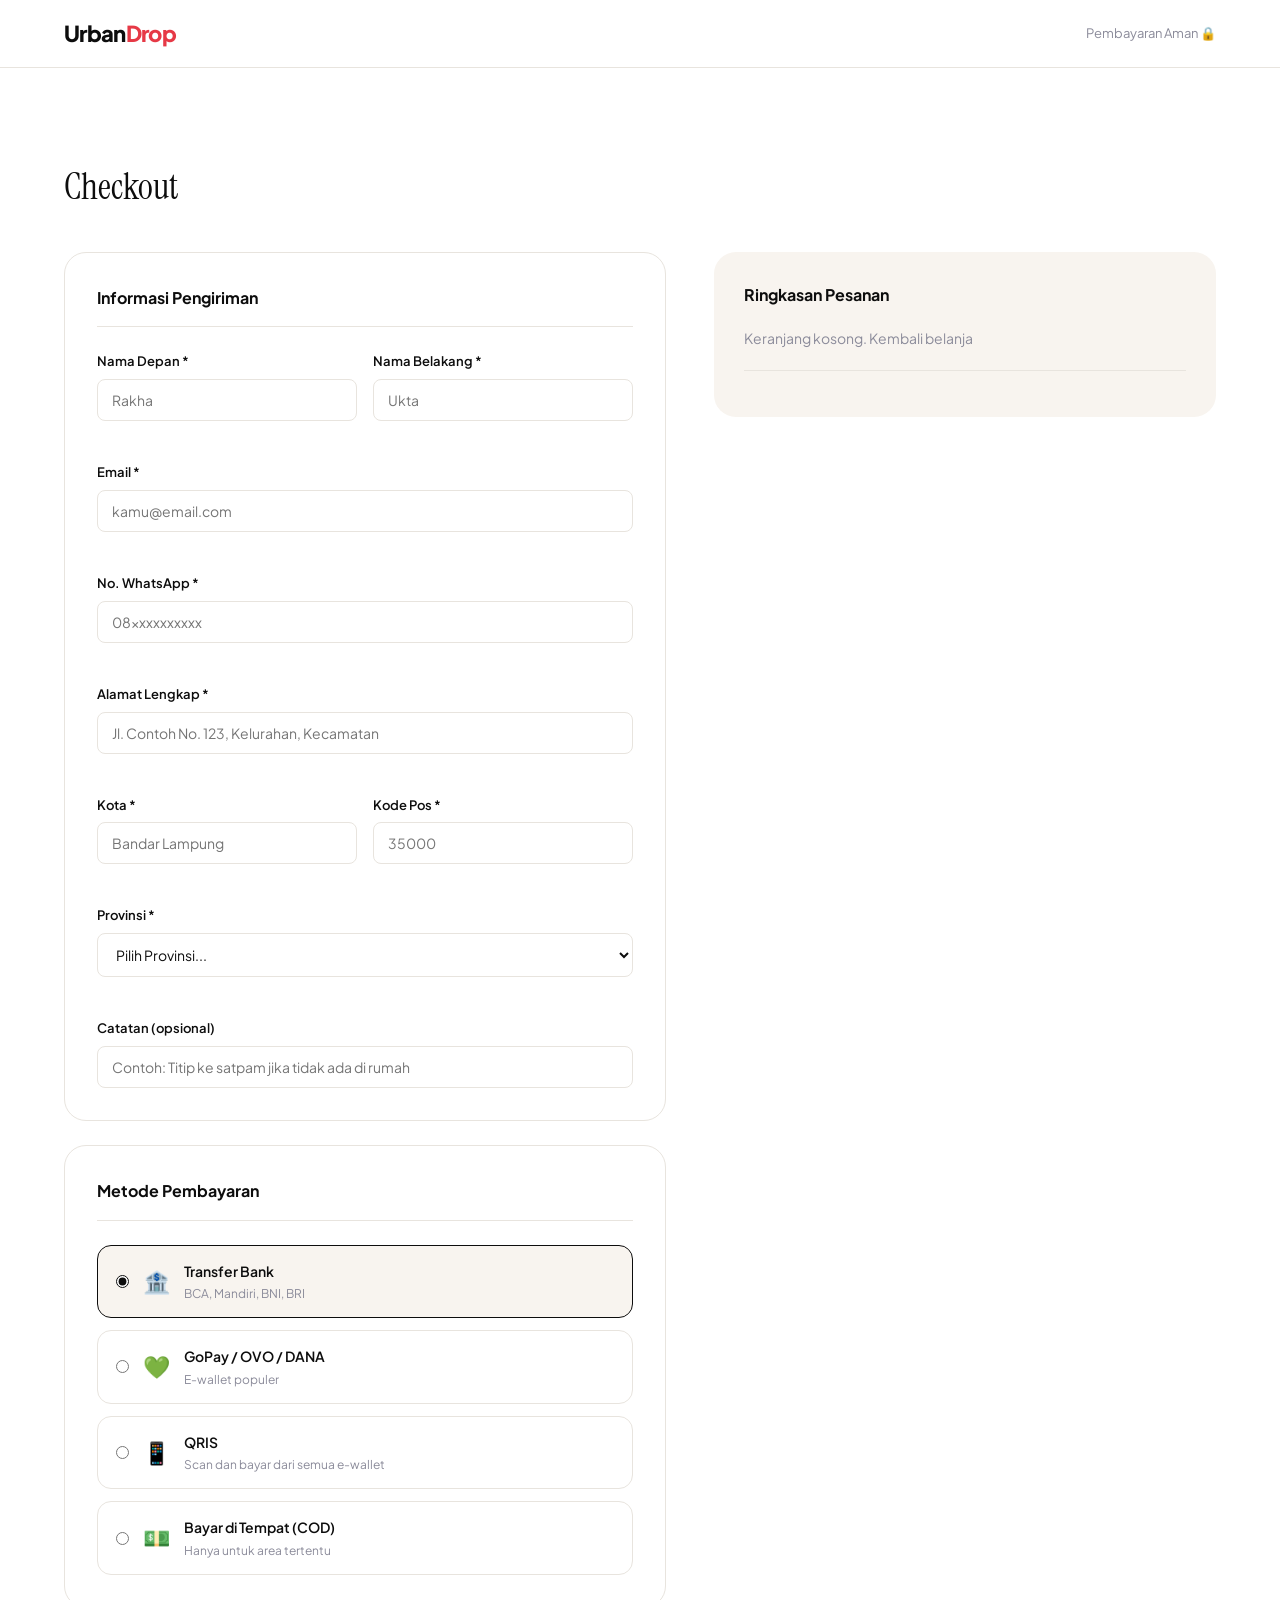
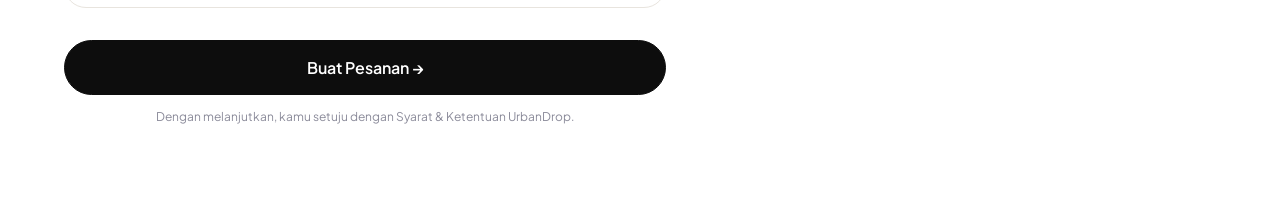
<file: pages/checkout.html>
<!doctype html>
<html lang="id">
  <head>
    <meta charset="UTF-8" />
    <meta name="viewport" content="width=device-width, initial-scale=1.0" />
    <title>Checkout — UrbanDrop</title>
    <link rel="preconnect" href="https://fonts.googleapis.com" />
    <link
      href="https://fonts.googleapis.com/css2?family=Plus+Jakarta+Sans:wght@300;400;500;600;700;800&family=Instrument+Serif:ital@0;1&display=swap"
      rel="stylesheet"
    />
    <link rel="stylesheet" href="../css/base.css" />
    <link rel="stylesheet" href="../css/navbar.css" />
    <link rel="stylesheet" href="../css/cart.css" />
  </head>
  <body>
    <!-- Minimal Navbar -->
    <header
      class="navbar"
      id="navbar"
      style="
        position: relative;
        backdrop-filter: none;
        border-bottom: 1px solid var(--border);
        background: var(--white);
      "
    >
      <div class="container navbar__inner">
        <a href="../index.html" class="navbar__logo">Urban<span>Drop</span></a>
        <p style="font-size: 13px; color: var(--muted); margin-left: auto">
          Pembayaran Aman 🔒
        </p>
      </div>
    </header>

    <!-- ═══════════════════════════════════════
       CHECKOUT PAGE — TUGAS NAOMI
       Commit: "feat: checkout form, order summary, payment, success page"
  ═══════════════════════════════════════ -->
    <main>
      <!-- Step Normal: Form Checkout -->
      <div class="checkout-page container" id="checkoutView">
        <h1>Checkout</h1>

        <div class="checkout-layout">
          <!-- LEFT: Form -->
          <div>
            <!-- Section Pengiriman -->
            <div class="checkout-section">
              <h2>Informasi Pengiriman</h2>
              <div class="form-grid">
                <div class="form-row">
                  <div class="form-group">
                    <label for="firstName">Nama Depan *</label>
                    <input type="text" id="firstName" placeholder="Rakha" />
                    <span class="field-error" id="err-firstName"></span>
                  </div>
                  <div class="form-group">
                    <label for="lastName">Nama Belakang *</label>
                    <input type="text" id="lastName" placeholder="Ukta" />
                    <span class="field-error" id="err-lastName"></span>
                  </div>
                </div>
                <div class="form-group">
                  <label for="email">Email *</label>
                  <input type="email" id="email" placeholder="kamu@email.com" />
                  <span class="field-error" id="err-email"></span>
                </div>
                <div class="form-group">
                  <label for="phone">No. WhatsApp *</label>
                  <input type="tel" id="phone" placeholder="08xxxxxxxxxx" />
                  <span class="field-error" id="err-phone"></span>
                </div>
                <div class="form-group">
                  <label for="address">Alamat Lengkap *</label>
                  <input
                    type="text"
                    id="address"
                    placeholder="Jl. Contoh No. 123, Kelurahan, Kecamatan"
                  />
                  <span class="field-error" id="err-address"></span>
                </div>
                <div class="form-row">
                  <div class="form-group">
                    <label for="city">Kota *</label>
                    <input type="text" id="city" placeholder="Bandar Lampung" />
                    <span class="field-error" id="err-city"></span>
                  </div>
                  <div class="form-group">
                    <label for="postal">Kode Pos *</label>
                    <input type="text" id="postal" placeholder="35000" />
                    <span class="field-error" id="err-postal"></span>
                  </div>
                </div>
                <div class="form-group">
                  <label for="province">Provinsi *</label>
                  <select id="province">
                    <option value="">Pilih Provinsi...</option>
                    <option>Lampung</option>
                    <option>DKI Jakarta</option>
                    <option>Jawa Barat</option>
                    <option>Jawa Tengah</option>
                    <option>Jawa Timur</option>
                    <option>Banten</option>
                    <option>Sumatera Utara</option>
                    <option>Sumatera Selatan</option>
                    <option>Kalimantan Barat</option>
                    <option>Sulawesi Selatan</option>
                    <option>Bali</option>
                    <option>Lainnya</option>
                  </select>
                  <span class="field-error" id="err-province"></span>
                </div>
                <div class="form-group">
                  <label for="notes">Catatan (opsional)</label>
                  <input
                    type="text"
                    id="notes"
                    placeholder="Contoh: Titip ke satpam jika tidak ada di rumah"
                  />
                </div>
              </div>
            </div>

            <!-- Section Metode Bayar -->
            <div class="checkout-section">
              <h2>Metode Pembayaran</h2>
              <div class="payment-options" id="paymentOptions">
                <label class="payment-option selected">
                  <input type="radio" name="payment" value="transfer" checked />
                  <span class="payment-option__icon">🏦</span>
                  <div>
                    <p class="payment-option__name">Transfer Bank</p>
                    <p class="payment-option__sub">BCA, Mandiri, BNI, BRI</p>
                  </div>
                </label>
                <label class="payment-option">
                  <input type="radio" name="payment" value="gopay" />
                  <span class="payment-option__icon">💚</span>
                  <div>
                    <p class="payment-option__name">GoPay / OVO / DANA</p>
                    <p class="payment-option__sub">E-wallet populer</p>
                  </div>
                </label>
                <label class="payment-option">
                  <input type="radio" name="payment" value="qris" />
                  <span class="payment-option__icon">📱</span>
                  <div>
                    <p class="payment-option__name">QRIS</p>
                    <p class="payment-option__sub">
                      Scan dan bayar dari semua e-wallet
                    </p>
                  </div>
                </label>
                <label class="payment-option">
                  <input type="radio" name="payment" value="cod" />
                  <span class="payment-option__icon">💵</span>
                  <div>
                    <p class="payment-option__name">Bayar di Tempat (COD)</p>
                    <p class="payment-option__sub">Hanya untuk area tertentu</p>
                  </div>
                </label>
              </div>
            </div>

            <button
              class="btn btn--primary btn--full btn--lg"
              id="placeOrderBtn"
              style="margin-top: 8px"
            >
              Buat Pesanan →
            </button>
            <p
              style="
                font-size: 12px;
                color: var(--muted);
                text-align: center;
                margin-top: 12px;
              "
            >
              Dengan melanjutkan, kamu setuju dengan Syarat & Ketentuan
              UrbanDrop.
            </p>
          </div>

          <!-- RIGHT: Order Summary -->
          <div class="order-summary">
            <h2>Ringkasan Pesanan</h2>
            <div id="orderItemsList"></div>
            <div class="order-totals" id="orderTotals"></div>
          </div>
        </div>
      </div>

      <!-- Step Sukses -->
      <div
        class="checkout-success container"
        id="successView"
        style="display: none"
      >
        <div class="checkout-success__icon">🎉</div>
        <h2>Pesanan Berhasil!</h2>
        <p>
          Terima kasih sudah belanja di UrbanDrop.<br />Pesananmu sedang kami
          proses.
        </p>
        <div class="order-id" id="orderIdDisplay"></div>
        <div
          style="
            display: flex;
            gap: 14px;
            justify-content: center;
            flex-wrap: wrap;
          "
        >
          <a href="../index.html" class="btn btn--outline btn--lg"
            >Kembali ke Beranda</a
          >
          <a href="catalog.html" class="btn btn--primary btn--lg"
            >Belanja Lagi</a
          >
        </div>
      </div>
    </main>

    <div class="toast" id="toast"></div>

    <script src="../js/data.js"></script>
    <script src="../js/utils.js"></script>
    <script src="../js/navbar.js"></script>
    <script src="../js/cart.js"></script>

    <!-- ═══ CHECKOUT LOGIC — NAOMI ═══ -->
    <script>
      document.addEventListener("DOMContentLoaded", () => {
        // Render order summary
        renderOrderSummary();

        // Payment option highlight
        document
          .querySelectorAll('.payment-option input[type="radio"]')
          .forEach((radio) => {
            radio.addEventListener("change", () => {
              document
                .querySelectorAll(".payment-option")
                .forEach((opt) => opt.classList.remove("selected"));
              radio.closest(".payment-option").classList.add("selected");
            });
          });

        // Place order
        document
          .getElementById("placeOrderBtn")
          .addEventListener("click", submitOrder);
      });

      function renderOrderSummary() {
        const listEl = document.getElementById("orderItemsList");
        const totalsEl = document.getElementById("orderTotals");
        const cartData = getFromStorage("ud_cart", []);
        const coupon = getFromStorage("ud_coupon", null);

        if (!listEl) return;

        if (cartData.length === 0) {
          listEl.innerHTML =
            '<p style="color:var(--muted);font-size:14px">Keranjang kosong. <a href="catalog.html">Kembali belanja</a></p>';
          return;
        }

        listEl.innerHTML = cartData
          .map(
            (item) => `
      <div class="order-item-mini">
        <div class="order-item-mini__img">${item.emoji}</div>
        <div style="flex:1;min-width:0">
          <p class="order-item-mini__name">${item.name}</p>
          <p class="order-item-mini__variant">Ukuran: ${item.size} × ${item.qty}</p>
          <p class="order-item-mini__price">${formatRupiah(item.price * item.qty)}</p>
        </div>
      </div>
    `,
          )
          .join("");

        const subtotal = cartData.reduce((s, i) => s + i.price * i.qty, 0);
        const shipping = subtotal >= 150000 ? 0 : 25000;
        const discount = coupon ? Math.round(subtotal * coupon.discount) : 0;
        const total = subtotal + shipping - discount;

        totalsEl.innerHTML = `
      <div class="order-total-row"><span class="label">Subtotal</span><span>${formatRupiah(subtotal)}</span></div>
      <div class="order-total-row"><span class="label">Ongkos kirim</span><span>${shipping === 0 ? '<span style="color:var(--green);font-weight:600">GRATIS</span>' : formatRupiah(shipping)}</span></div>
      ${discount > 0 ? `<div class="order-total-row"><span class="label">Diskon (${coupon.code})</span><span style="color:var(--accent-2)">-${formatRupiah(discount)}</span></div>` : ""}
      <div class="order-total-row grand"><span class="label">Total</span><strong>${formatRupiah(total)}</strong></div>
    `;
      }

      /* ── Form Validation ── */
      const REQUIRED_FIELDS = [
        { id: "firstName", label: "Nama depan" },
        { id: "lastName", label: "Nama belakang" },
        { id: "email", label: "Email" },
        { id: "phone", label: "No. WhatsApp" },
        { id: "address", label: "Alamat" },
        { id: "city", label: "Kota" },
        { id: "postal", label: "Kode pos" },
        { id: "province", label: "Provinsi" },
      ];

      function validateForm() {
        let valid = true;
        REQUIRED_FIELDS.forEach(({ id, label }) => {
          const el = document.getElementById(id);
          const err = document.getElementById("err-" + id);
          if (!el) return;
          if (!el.value.trim()) {
            if (err) err.textContent = `${label} wajib diisi`;
            el.classList.add("error");
            valid = false;
          } else {
            if (err) err.textContent = "";
            el.classList.remove("error");
          }
        });
        // Email format
        const emailEl = document.getElementById("email");
        const emailErr = document.getElementById("err-email");
        if (
          emailEl &&
          emailEl.value &&
          !/^[^\s@]+@[^\s@]+\.[^\s@]+$/.test(emailEl.value)
        ) {
          if (emailErr) emailErr.textContent = "Format email tidak valid";
          emailEl.classList.add("error");
          valid = false;
        }
        return valid;
      }

      function submitOrder() {
        if (!validateForm()) {
          showToast("⚠️ Isi semua data yang wajib ya!");
          document
            .querySelector(".error")
            ?.scrollIntoView({ behavior: "smooth", block: "center" });
          return;
        }

        const cartData = getFromStorage("ud_cart", []);
        if (cartData.length === 0) {
          showToast("❌ Keranjang kamu kosong!");
          return;
        }

        const orderId = generateOrderId();
        const payment =
          document.querySelector('input[name="payment"]:checked')?.value ||
          "transfer";
        const order = {
          id: orderId,
          items: cartData,
          payment,
          firstName: document.getElementById("firstName").value,
          email: document.getElementById("email").value,
          createdAt: new Date().toISOString(),
        };
        saveToStorage("ud_last_order", order);
        clearCart();

        // Show success
        document.getElementById("checkoutView").style.display = "none";
        document.getElementById("successView").style.display = "block";
        document.getElementById("orderIdDisplay").textContent =
          `ID Pesanan: ${orderId}`;
        window.scrollTo({ top: 0, behavior: "smooth" });
      }

      // Clear field error on input
      document
        .querySelectorAll(".checkout-section input, .checkout-section select")
        .forEach((el) => {
          el.addEventListener("input", () => {
            el.classList.remove("error");
            const err = document.getElementById("err-" + el.id);
            if (err) err.textContent = "";
          });
        });
    </script>
  </body>
</html>
</file>
<file: css/base.css>
@import url('https://fonts.googleapis.com/css2?family=Plus+Jakarta+Sans:wght@300;400;500;600;700;800&family=Instrument+Serif:ital@0;1&display=swap');

/* ─── CSS Variables ─── */
:root {
  /* Brand Colors */
  --black:       #0D0D0D;
  --white:       #FFFFFF;
  --cream:       #F8F4EF;
  --cream-dark:  #EDE8E1;
  --accent:      #1A1A2E;
  --accent-2:    #E63946;
  --gold:        #FFD166;
  --green:       #06D6A0;
  --muted:       #8B8B9A;
  --border:      #E8E4DE;

  /* Typography */
  --font-sans:   'Plus Jakarta Sans', sans-serif;
  --font-serif:  'Instrument Serif', serif;

  /* Spacing */
  --container-max: 1280px;
  --container-pad: clamp(20px, 5vw, 64px);
  --section-gap:   96px;
  --radius-sm:     8px;
  --radius-md:     14px;
  --radius-lg:     22px;
  --radius-pill:   999px;

  /* Shadow */
  --shadow-sm:  0 1px 3px rgba(0,0,0,.07), 0 1px 2px rgba(0,0,0,.05);
  --shadow-md:  0 4px 16px rgba(0,0,0,.09);
  --shadow-lg:  0 12px 40px rgba(0,0,0,.12);

  /* Transition */
  --ease: 0.22s cubic-bezier(.4,0,.2,1);
}

/* ─── Reset ─── */
*, *::before, *::after { box-sizing: border-box; margin: 0; padding: 0; }
html { scroll-behavior: smooth; font-size: 16px; -webkit-text-size-adjust: 100%; }
body {
  font-family: var(--font-sans);
  background: var(--white);
  color: var(--black);
  line-height: 1.6;
  overflow-x: hidden;
}
img, svg { max-width: 100%; display: block; }
a { text-decoration: none; color: inherit; }
ul, ol { list-style: none; }
button { cursor: pointer; font-family: inherit; border: none; background: none; }
input, textarea, select { font-family: inherit; }

/* ─── Container ─── */
.container {
  max-width: var(--container-max);
  margin: 0 auto;
  padding: 0 var(--container-pad);
}

/* ─── Section ─── */
.section { padding: var(--section-gap) 0; }
.section-header {
  display: flex;
  align-items: flex-end;
  justify-content: space-between;
  margin-bottom: 48px;
  gap: 16px;
}
.section-eyebrow {
  font-size: 12px;
  font-weight: 600;
  letter-spacing: .12em;
  text-transform: uppercase;
  color: var(--accent-2);
  margin-bottom: 6px;
}
.section-title {
  font-family: var(--font-serif);
  font-size: clamp(28px, 4vw, 42px);
  font-weight: 400;
  line-height: 1.15;
  color: var(--black);
}

/* ─── Buttons ─── */
.btn {
  display: inline-flex;
  align-items: center;
  gap: 8px;
  font-size: 15px;
  font-weight: 600;
  padding: 13px 26px;
  border-radius: var(--radius-pill);
  transition: all var(--ease);
  cursor: pointer;
  border: 1.5px solid transparent;
  white-space: nowrap;
}
.btn--primary {
  background: var(--black);
  color: var(--white);
  border-color: var(--black);
}
.btn--primary:hover { background: #2d2d2d; transform: translateY(-2px); box-shadow: var(--shadow-md); }
.btn--outline {
  background: transparent;
  color: var(--black);
  border-color: var(--black);
}
.btn--outline:hover { background: var(--black); color: var(--white); transform: translateY(-2px); }
.btn--ghost {
  background: transparent;
  color: var(--black);
  border-color: var(--border);
  font-size: 14px;
  padding: 10px 20px;
}
.btn--ghost:hover { border-color: var(--black); }
.btn--white {
  background: var(--white);
  color: var(--black);
  border-color: var(--white);
}
.btn--white:hover { background: var(--cream); transform: translateY(-2px); }
.btn--danger {
  background: var(--accent-2);
  color: var(--white);
  border-color: var(--accent-2);
}
.btn--lg { padding: 16px 34px; font-size: 16px; }
.btn--sm { padding: 8px 16px; font-size: 13px; }
.btn--full { width: 100%; justify-content: center; }

/* ─── Icon Button ─── */
.btn-icon {
  width: 40px; height: 40px;
  border-radius: 50%;
  display: flex; align-items: center; justify-content: center;
  background: transparent;
  color: var(--black);
  transition: all var(--ease);
  position: relative;
}
.btn-icon:hover { background: var(--cream); }

/* ─── Badge ─── */
.badge {
  display: inline-block;
  padding: 4px 12px;
  border-radius: var(--radius-pill);
  font-size: 11px;
  font-weight: 700;
  letter-spacing: .06em;
  text-transform: uppercase;
}
.badge--sale { background: var(--accent-2); color: var(--white); }
.badge--new  { background: var(--gold);     color: var(--black);  }
.badge--hit  { background: var(--green);    color: var(--black);  }

/* ─── Scroll Animate ─── */
[data-animate] {
  opacity: 0;
  transform: translateY(28px);
  transition: opacity .55s ease, transform .55s ease;
}
[data-animate].visible { opacity: 1; transform: none; }
[data-delay="0.1"]  { transition-delay: .10s; }
[data-delay="0.15"] { transition-delay: .15s; }
[data-delay="0.2"]  { transition-delay: .20s; }
[data-delay="0.3"]  { transition-delay: .30s; }
[data-delay="0.4"]  { transition-delay: .40s; }

/* ─── Toast Notification ─── */
.toast {
  position: fixed;
  bottom: 28px;
  left: 50%;
  transform: translateX(-50%) translateY(80px);
  background: var(--black);
  color: var(--white);
  padding: 13px 24px;
  border-radius: var(--radius-pill);
  font-size: 14px;
  font-weight: 500;
  z-index: 9999;
  opacity: 0;
  transition: all .35s cubic-bezier(.4,0,.2,1);
  white-space: nowrap;
  pointer-events: none;
  box-shadow: var(--shadow-lg);
}
.toast.show {
  opacity: 1;
  transform: translateX(-50%) translateY(0);
}

/* ─── Empty State ─── */
.empty-state {
  text-align: center;
  padding: 64px 24px;
  color: var(--muted);
}
.empty-state__icon { font-size: 48px; margin-bottom: 16px; }
.empty-state h3 { font-size: 20px; color: var(--black); margin-bottom: 8px; }
.empty-state p  { font-size: 15px; margin-bottom: 24px; }

/* ─── Responsive utilities ─── */
@media (max-width: 768px) {
  :root { --section-gap: 60px; }
  .section-header { flex-direction: column; align-items: flex-start; }
}
</file>
<file: css/navbar.css>
.navbar {
  position: fixed;
  top: 0; left: 0; right: 0;
  z-index: 1000;
  padding: 16px 0;
  background: rgba(255,255,255,0.85);
  backdrop-filter: blur(14px);
  -webkit-backdrop-filter: blur(14px);
  border-bottom: 1px solid transparent;
  transition: all var(--ease);
}
.navbar.scrolled {
  background: rgba(255,255,255,0.96);
  border-bottom-color: var(--border);
  padding: 11px 0;
  box-shadow: var(--shadow-sm);
}
.navbar__inner {
  display: flex;
  align-items: center;
  gap: 32px;
}
.navbar__logo {
  font-family: var(--font-sans);
  font-weight: 800;
  font-size: 22px;
  letter-spacing: -.03em;
  color: var(--black);
  flex-shrink: 0;
}
.navbar__logo span { color: var(--accent-2); }

.navbar__links {
  display: flex;
  align-items: center;
  gap: 28px;
  margin-left: auto;
}
.nav-link {
  font-size: 14px;
  font-weight: 500;
  color: var(--muted);
  transition: color var(--ease);
  position: relative;
}
.nav-link::after {
  content: '';
  position: absolute;
  bottom: -4px; left: 0;
  width: 0; height: 2px;
  background: var(--accent-2);
  border-radius: 2px;
  transition: width var(--ease);
}
.nav-link:hover,
.nav-link.active { color: var(--black); }
.nav-link.active::after,
.nav-link:hover::after { width: 100%; }

.navbar__actions {
  display: flex;
  align-items: center;
  gap: 4px;
  margin-left: 16px;
}
.cart-badge {
  position: absolute;
  top: 2px; right: 2px;
  width: 17px; height: 17px;
  background: var(--accent-2);
  color: var(--white);
  font-size: 9px;
  font-weight: 700;
  border-radius: 50%;
  display: flex; align-items: center; justify-content: center;
  border: 2px solid var(--white);
  transition: transform var(--ease);
}
.cart-badge.pop { transform: scale(1.4); }

/* Search Bar */
.search-bar {
  background: var(--white);
  border-top: 1px solid var(--border);
  padding: 12px 0;
  display: none;
  animation: slideDown .2s ease;
}
.search-bar.open { display: block; }
@keyframes slideDown { from { opacity:0; transform:translateY(-8px); } to { opacity:1; transform:none; } }
.search-bar .container {
  display: flex;
  align-items: center;
  gap: 12px;
}
.search-bar input {
  flex: 1;
  border: none;
  outline: none;
  font-size: 16px;
  background: transparent;
  color: var(--black);
}
.search-bar input::placeholder { color: var(--muted); }
#searchClose {
  background: none; border: none;
  font-size: 18px; color: var(--muted);
  cursor: pointer;
  transition: color var(--ease);
}
#searchClose:hover { color: var(--black); }

/* Hamburger */
.hamburger {
  display: none;
  flex-direction: column;
  gap: 5px;
  padding: 6px;
  background: none; border: none;
}
.hamburger span {
  display: block;
  width: 22px; height: 1.5px;
  background: var(--black);
  border-radius: 2px;
  transition: all var(--ease);
}
.hamburger.open span:nth-child(1) { transform: rotate(45deg) translate(4.5px, 4.5px); }
.hamburger.open span:nth-child(2) { opacity: 0; }
.hamburger.open span:nth-child(3) { transform: rotate(-45deg) translate(4.5px,-4.5px); }

/* Mobile Nav */
.mobile-nav {
  display: none;
  position: fixed;
  top: 65px; left: 0; right: 0;
  background: var(--white);
  border-bottom: 1px solid var(--border);
  flex-direction: column;
  padding: 20px var(--container-pad) 24px;
  gap: 4px;
  z-index: 999;
  box-shadow: var(--shadow-md);
}
.mobile-nav.open { display: flex; }
.mobile-nav__link {
  font-size: 16px;
  font-weight: 500;
  color: var(--black);
  padding: 10px 0;
  border-bottom: 1px solid var(--border);
}
.mobile-nav__link:last-of-type { border-bottom: none; }

/* ──────────────────────────────────────
   FOOTER
────────────────────────────────────── */
.footer {
  background: var(--black);
  color: var(--white);
  margin-top: var(--section-gap);
}
.footer__top {
  display: grid;
  grid-template-columns: 1.4fr 2fr;
  gap: 64px;
  padding: 72px 0 56px;
}
.footer__logo {
  font-weight: 800;
  font-size: 24px;
  letter-spacing: -.03em;
  color: var(--white);
}
.footer__logo span { color: var(--accent-2); }
.footer__tagline {
  font-size: 14px;
  color: rgba(255,255,255,.5);
  line-height: 1.65;
  margin-top: 12px;
  max-width: 260px;
}
.footer__socials {
  display: flex;
  gap: 12px;
  margin-top: 24px;
}
.social-link {
  width: 38px; height: 38px;
  border-radius: 50%;
  border: 1px solid rgba(255,255,255,.15);
  display: flex; align-items: center; justify-content: center;
  color: rgba(255,255,255,.6);
  transition: all var(--ease);
}
.social-link:hover { border-color: var(--white); color: var(--white); background: rgba(255,255,255,.08); }

.footer__links-group {
  display: grid;
  grid-template-columns: repeat(3,1fr);
  gap: 32px;
}
.footer__col h4 {
  font-size: 12px;
  font-weight: 700;
  letter-spacing: .1em;
  text-transform: uppercase;
  color: rgba(255,255,255,.4);
  margin-bottom: 18px;
}
.footer__col a {
  display: block;
  font-size: 14px;
  color: rgba(255,255,255,.65);
  padding: 5px 0;
  transition: color var(--ease);
}
.footer__col a:hover { color: var(--white); }

.footer__bottom {
  border-top: 1px solid rgba(255,255,255,.08);
  padding: 20px 0;
}
.footer__bottom .container {
  display: flex;
  align-items: center;
  justify-content: space-between;
  flex-wrap: wrap;
  gap: 12px;
}
.footer__bottom p { font-size: 13px; color: rgba(255,255,255,.35); }
.footer__payment {
  display: flex;
  gap: 10px;
}
.footer__payment span {
  font-size: 11px;
  font-weight: 700;
  color: rgba(255,255,255,.4);
  border: 1px solid rgba(255,255,255,.12);
  padding: 4px 10px;
  border-radius: 4px;
  letter-spacing: .05em;
}

/* ── Responsive Navbar & Footer ── */
@media (max-width: 768px) {
  .navbar__links { display: none; }
  .hamburger { display: flex; }
  .footer__top { grid-template-columns: 1fr; gap: 40px; }
  .footer__links-group { grid-template-columns: repeat(2,1fr); }
}
@media (max-width: 480px) {
  .footer__links-group { grid-template-columns: 1fr; }
  .footer__bottom .container { flex-direction: column; align-items: flex-start; }
}
</file>
<file: css/cart.css>
/* ─── Cart Sidebar Overlay ─── */
.cart-overlay {
  position: fixed;
  inset: 0;
  background: rgba(0, 0, 0, 0.45);
  z-index: 1100;
  opacity: 0;
  pointer-events: none;
  transition: opacity var(--ease);
  backdrop-filter: blur(2px);
}
.cart-overlay.open {
  opacity: 1;
  pointer-events: all;
}

/* ─── Cart Sidebar ─── */
.cart-sidebar {
  position: fixed;
  top: 0;
  right: 0;
  bottom: 0;
  width: min(420px, 100vw);
  background: var(--white);
  z-index: 1200;
  display: flex;
  flex-direction: column;
  transform: translateX(100%);
  transition: transform 0.35s cubic-bezier(0.4, 0, 0.2, 1);
  box-shadow: -8px 0 40px rgba(0, 0, 0, 0.12);
}
.cart-sidebar.open {
  transform: translateX(0);
}

.cart-sidebar__header {
  display: flex;
  align-items: center;
  justify-content: space-between;
  padding: 20px 24px;
  border-bottom: 1px solid var(--border);
  flex-shrink: 0;
}
.cart-sidebar__header h3 {
  font-size: 17px;
  font-weight: 700;
}
.cart-close {
  width: 34px;
  height: 34px;
  border-radius: 50%;
  background: var(--cream);
  font-size: 16px;
  display: flex;
  align-items: center;
  justify-content: center;
  transition: all var(--ease);
  border: none;
  cursor: pointer;
  color: var(--black);
}
.cart-close:hover {
  background: var(--cream-dark);
}

.cart-sidebar__body {
  flex: 1;
  overflow-y: auto;
  padding: 20px 24px;
  scrollbar-width: thin;
  scrollbar-color: var(--border) transparent;
}
.cart-sidebar__body::-webkit-scrollbar {
  width: 4px;
}
.cart-sidebar__body::-webkit-scrollbar-track {
  background: transparent;
}
.cart-sidebar__body::-webkit-scrollbar-thumb {
  background: var(--border);
  border-radius: 4px;
}

/* ─── Cart Item ─── */
.cart-item {
  display: flex;
  gap: 14px;
  padding: 16px 0;
  border-bottom: 1px solid var(--border);
  animation: fadeInSlide 0.2s ease;
}
.cart-item:last-child {
  border-bottom: none;
}
@keyframes fadeInSlide {
  from {
    opacity: 0;
    transform: translateX(20px);
  }
  to {
    opacity: 1;
    transform: translateX(0);
  }
}

.cart-item__img {
  width: 80px;
  height: 96px;
  border-radius: var(--radius-sm);
  background: var(--cream);
  overflow: hidden;
  flex-shrink: 0;
  display: flex;
  align-items: center;
  justify-content: center;
  font-size: 28px;
}
.cart-item__img img {
  width: 100%;
  height: 100%;
  object-fit: cover;
}

.cart-item__details {
  flex: 1;
  min-width: 0;
}
.cart-item__name {
  font-size: 14px;
  font-weight: 600;
  line-height: 1.35;
  margin-bottom: 4px;
  white-space: nowrap;
  overflow: hidden;
  text-overflow: ellipsis;
}
.cart-item__variant {
  font-size: 12px;
  color: var(--muted);
  margin-bottom: 12px;
}
.cart-item__price-row {
  display: flex;
  align-items: center;
  justify-content: space-between;
  gap: 8px;
}
.cart-item__price {
  font-size: 15px;
  font-weight: 700;
  color: var(--black);
}

/* Quantity Control */
.qty-control {
  display: flex;
  align-items: center;
  gap: 0;
  border: 1px solid var(--border);
  border-radius: var(--radius-pill);
  overflow: hidden;
}
.qty-btn {
  width: 30px;
  height: 30px;
  display: flex;
  align-items: center;
  justify-content: center;
  font-size: 18px;
  font-weight: 300;
  color: var(--black);
  background: none;
  border: none;
  cursor: pointer;
  transition: background var(--ease);
  flex-shrink: 0;
}
.qty-btn:hover {
  background: var(--cream);
}
.qty-value {
  min-width: 28px;
  text-align: center;
  font-size: 14px;
  font-weight: 600;
}

.cart-item__remove {
  font-size: 13px;
  color: var(--muted);
  background: none;
  border: none;
  cursor: pointer;
  padding: 2px 0;
  transition: color var(--ease);
  margin-top: 6px;
  display: block;
}
.cart-item__remove:hover {
  color: var(--accent-2);
}

/* ─── Cart Footer ─── */
.cart-sidebar__footer {
  border-top: 1px solid var(--border);
  padding: 20px 24px 28px;
  flex-shrink: 0;
}
.cart-summary {
  margin-bottom: 16px;
}
.cart-summary__row {
  display: flex;
  justify-content: space-between;
  align-items: center;
  padding: 6px 0;
  font-size: 14px;
}
.cart-summary__row.total {
  font-size: 17px;
  font-weight: 700;
  border-top: 1px solid var(--border);
  margin-top: 8px;
  padding-top: 14px;
}
.cart-summary__row .label {
  color: var(--muted);
}
.cart-summary__row.total .label {
  color: var(--black);
}
.free-tag {
  color: var(--green);
  font-weight: 600;
  font-size: 13px;
}

/* Coupon input */
.coupon-row {
  display: flex;
  gap: 8px;
  margin-bottom: 16px;
}
.coupon-row input {
  flex: 1;
  border: 1px solid var(--border);
  border-radius: var(--radius-pill);
  padding: 10px 16px;
  font-size: 13px;
  outline: none;
  transition: border-color var(--ease);
}
.coupon-row input:focus {
  border-color: var(--black);
}
.coupon-row input::placeholder {
  color: var(--muted);
}

/* Cart Empty */
.cart-empty {
  text-align: center;
  padding: 60px 20px;
}
.cart-empty__icon {
  font-size: 52px;
  margin-bottom: 16px;
}
.cart-empty h4 {
  font-size: 17px;
  font-weight: 600;
  margin-bottom: 8px;
}
.cart-empty p {
  font-size: 14px;
  color: var(--muted);
  margin-bottom: 24px;
}

/* ─── Checkout Page ─── */
.checkout-page {
  padding-top: 90px;
  padding-bottom: var(--section-gap);
}
.checkout-page h1 {
  font-family: var(--font-serif);
  font-size: 36px;
  font-weight: 400;
  margin-bottom: 36px;
}
.checkout-layout {
  display: grid;
  grid-template-columns: 1.2fr 1fr;
  gap: 48px;
  align-items: start;
}

/* Form Section */
.checkout-section {
  background: var(--white);
  border: 1px solid var(--border);
  border-radius: var(--radius-lg);
  padding: 32px;
  margin-bottom: 24px;
}
.checkout-section h2 {
  font-size: 16px;
  font-weight: 700;
  margin-bottom: 24px;
  padding-bottom: 16px;
  border-bottom: 1px solid var(--border);
}

.form-grid {
  display: flex;
  flex-direction: column;
  gap: 18px;
}
.form-row {
  display: grid;
  grid-template-columns: 1fr 1fr;
  gap: 16px;
}
.form-group {
  display: flex;
  flex-direction: column;
  gap: 7px;
}
.form-group label {
  font-size: 13px;
  font-weight: 600;
  color: var(--black);
}
.form-group input,
.form-group select,
.form-group textarea {
  border: 1px solid var(--border);
  border-radius: var(--radius-sm);
  padding: 11px 14px;
  font-size: 14px;
  color: var(--black);
  outline: none;
  transition: border-color var(--ease);
  background: var(--white);
}
.form-group input:focus,
.form-group select:focus,
.form-group textarea:focus {
  border-color: var(--black);
}
.form-group input.error {
  border-color: var(--accent-2);
}
.form-group .field-error {
  font-size: 12px;
  color: var(--accent-2);
  min-height: 16px;
}

/* Payment Methods */
.payment-options {
  display: flex;
  flex-direction: column;
  gap: 12px;
}
.payment-option {
  display: flex;
  align-items: center;
  gap: 14px;
  padding: 14px 18px;
  border: 1.5px solid var(--border);
  border-radius: var(--radius-md);
  cursor: pointer;
  transition: all var(--ease);
}
.payment-option.selected {
  border-color: var(--black);
  background: var(--cream);
}
.payment-option input[type="radio"] {
  accent-color: var(--black);
}
.payment-option__icon {
  font-size: 22px;
}
.payment-option__name {
  font-size: 14px;
  font-weight: 600;
}
.payment-option__sub {
  font-size: 12px;
  color: var(--muted);
  margin-top: 2px;
}

/* Order Summary Box */
.order-summary {
  background: var(--cream);
  border-radius: var(--radius-lg);
  padding: 30px;
  position: sticky;
  top: 90px;
}
.order-summary h2 {
  font-size: 16px;
  font-weight: 700;
  margin-bottom: 20px;
}
.order-item-mini {
  display: flex;
  gap: 12px;
  padding: 12px 0;
  border-bottom: 1px solid var(--border);
}
.order-item-mini:last-of-type {
  border-bottom: none;
}
.order-item-mini__img {
  width: 52px;
  height: 64px;
  background: var(--white);
  border-radius: var(--radius-sm);
  display: flex;
  align-items: center;
  justify-content: center;
  font-size: 22px;
  flex-shrink: 0;
}
.order-item-mini__name {
  font-size: 13px;
  font-weight: 600;
  line-height: 1.3;
}
.order-item-mini__variant {
  font-size: 11px;
  color: var(--muted);
  margin-top: 3px;
}
.order-item-mini__price {
  font-size: 14px;
  font-weight: 700;
  margin-top: 4px;
}

.order-totals {
  margin-top: 20px;
  padding-top: 16px;
  border-top: 1px solid var(--border);
  display: flex;
  flex-direction: column;
  gap: 8px;
}
.order-total-row {
  display: flex;
  justify-content: space-between;
  font-size: 14px;
}
.order-total-row .label {
  color: var(--muted);
}
.order-total-row.grand {
  font-size: 18px;
  font-weight: 700;
  color: var(--black);
  margin-top: 6px;
}

/* Success Page */
.checkout-success {
  text-align: center;
  padding: 100px 24px;
}
.checkout-success__icon {
  font-size: 64px;
  margin-bottom: 20px;
}
.checkout-success h2 {
  font-family: var(--font-serif);
  font-size: 40px;
  font-weight: 400;
  margin-bottom: 14px;
}
.checkout-success p {
  font-size: 16px;
  color: var(--muted);
  margin-bottom: 36px;
}
.order-id {
  font-size: 14px;
  background: var(--cream);
  border-radius: var(--radius-pill);
  padding: 8px 20px;
  display: inline-block;
  font-weight: 600;
  margin-bottom: 36px;
}

/* ── Responsive Checkout ── */
@media (max-width: 900px) {
  .checkout-layout {
    grid-template-columns: 1fr;
  }
  .order-summary {
    position: static;
  }
}
@media (max-width: 560px) {
  .form-row {
    grid-template-columns: 1fr;
  }
  .checkout-section {
    padding: 22px;
  }
}
</file>
